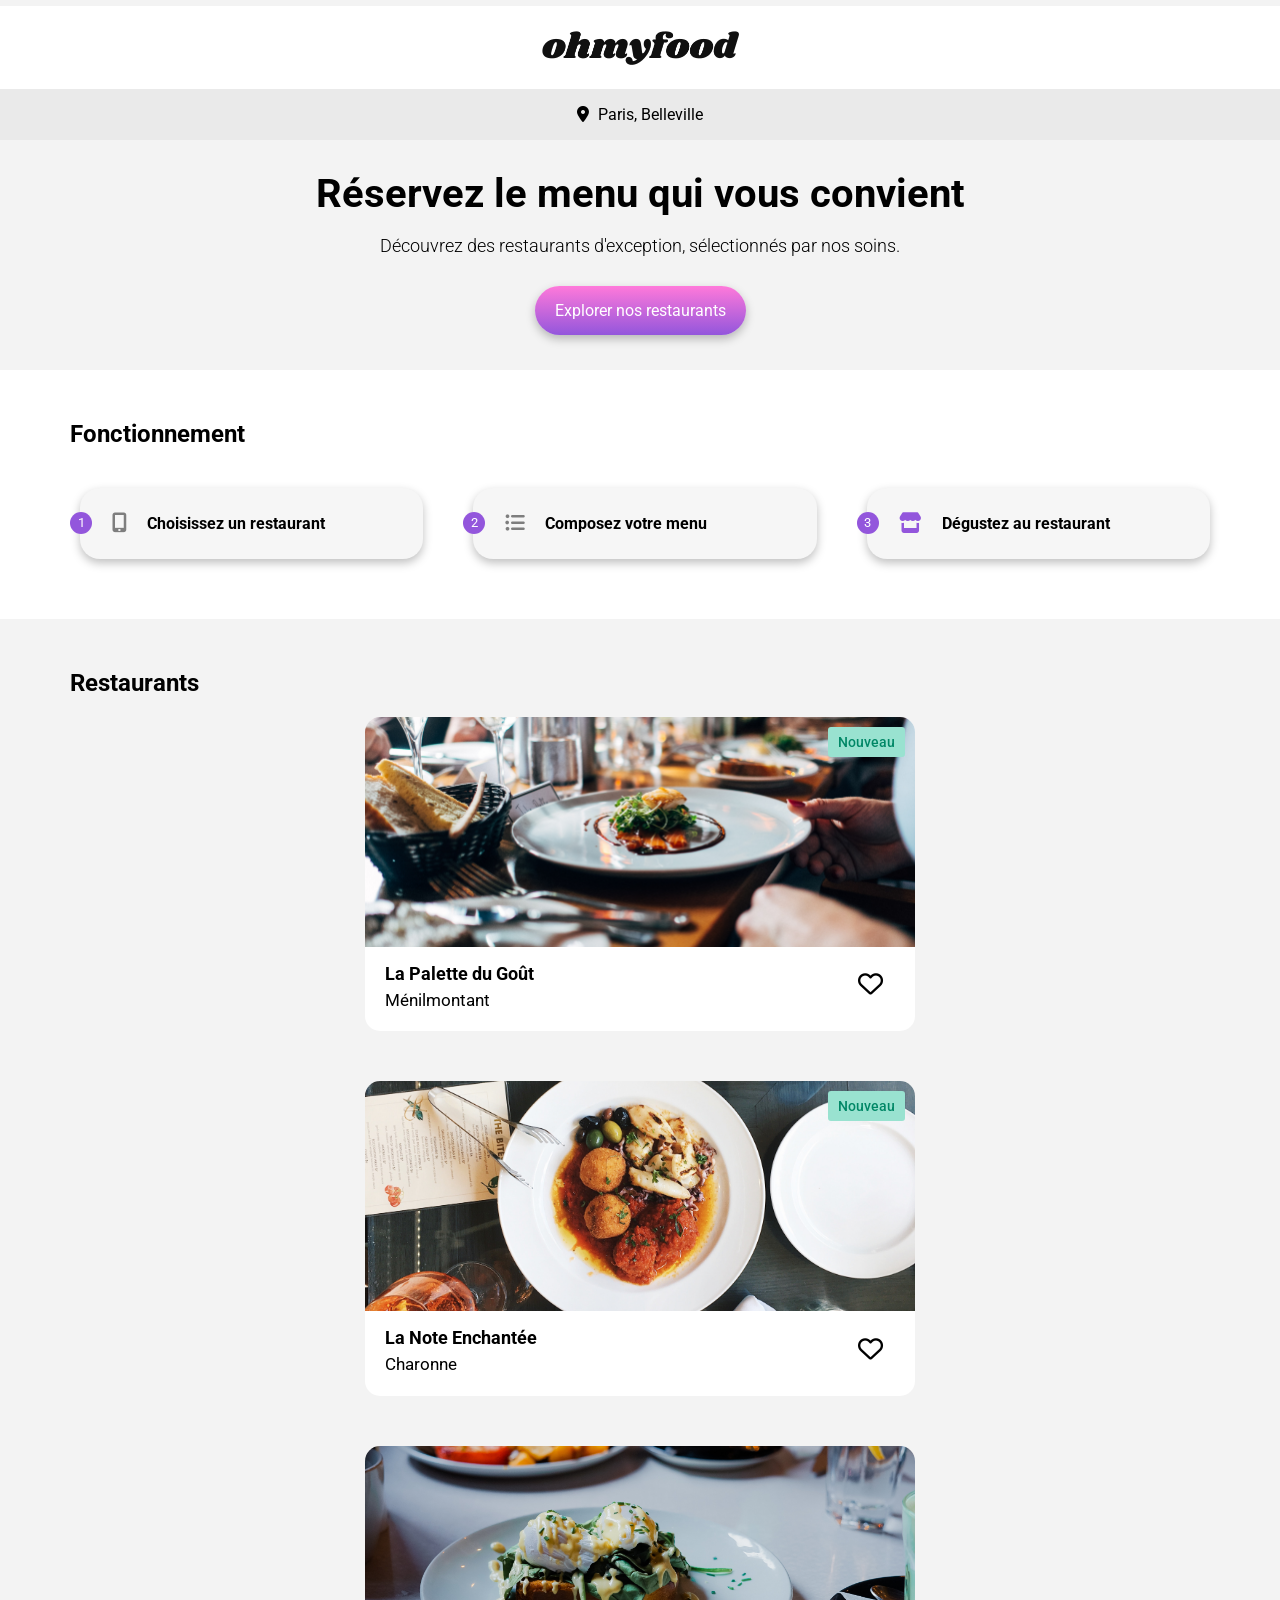
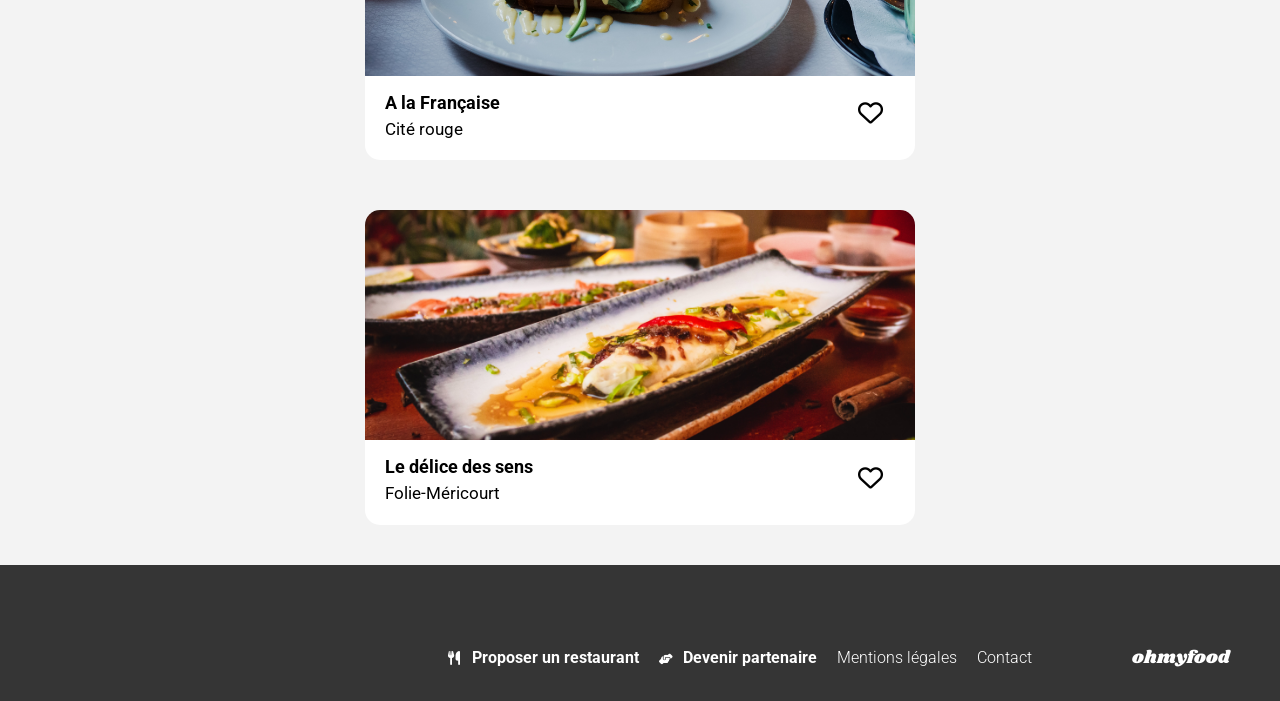
<file: index.html>
<!DOCTYPE html>
<html lang="fr">
    <head>
        <meta charset="UTF-8">
        <meta name="viewport" content="width=device-width, initial-scale=1.0">
        <title>Ohmyfood</title>
        <link rel="preconnect" href="https://fonts.googleapis.com">
        <link rel="preconnect" href="https://fonts.gstatic.com" crossorigin>
        <link href="https://fonts.googleapis.com/css2?family=Roboto:ital,wght@0,100..900;1,100..900&family=Shrikhand&display=swap" rel="stylesheet">
        <link rel="stylesheet" href="https://cdnjs.cloudflare.com/ajax/libs/font-awesome/6.2.1/css/all.min.css"
        integrity="sha512-MV7K8+y+gLIBoVD59lQIYicR65iaqukzvf/nwasF0nqhPay5w/9lJmVM2hMDcnK1OnMGCdVK+iQrJ7lzPJQd1w=="
        crossorigin="anonymous" referrerpolicy="no-referrer" />
        <link rel="stylesheet" href="SASS/style.css">
    </head>

    <body>
        <div class="loader">
            <span class="loader-content"></span>
        </div>
        <div class="main-container">
            <header>
                <div class="logo">
                    <img src="./images/logo/ohmyfood.png" alt="logo du site Ohmyfood">
                </div>
                <div class="header-location">
                    <p><i class="fa-solid fa-location-dot"></i>
                        Paris, Belleville</p>
                </div>
            </header>

            <main>
                <div class="bg-section">
                    <section class="intro">
                        <h1>Réservez le menu qui vous convient</h1>
                        <p>Découvrez des restaurants d'exception, sélectionnés par nos soins.</p>            
                        <a class="btn-hp" href="#restaurant-link">Explorer nos restaurants</a>
                    </section>
                </div>
                <div class="section-fonction-bg">
                    <section class="fonction-section">
                        <h2>Fonctionnement</h2>
                        <div class="fonction-card">
                            <div class="menu-card">
                                <span class="card-icon">1</span>
                                <i class="fa-solid fa-mobile-screen-button"></i>
                                <p><strong>Choisissez un restaurant</strong></p>
                            </div>
                            <div class="menu-card">
                                <span class="card-icon">2</span>
                                <i class="fa-solid fa-list-ul"></i>
                                <p><strong>Composez votre menu</strong></p>
                            </div>
                            <div class="menu-card">
                                <span class="card-icon">3</span>
                                <i class="fa-solid fa-store"></i>
                                <p><strong>Dégustez au restaurant</strong></p>
                            </div>
                        </div>
                    </section>
                </div>
        
                <section class="restaurant-list">
                    <h2 id="restaurant-link">Restaurants</h2>
                    <div class="restaurant-container">                   
                        <div class="restaurant-card">
                            <a href="./restaurants/palette_du_gout.html">
                                <img src="./images/restaurants/palette_du_gout.jpg" alt="Image du restaurant la Palette du Goût">
                                <span class="new-icon">Nouveau</span>
                                <div class="restaurant-title">
                                    <h3>La Palette du Goût</h3>
                                    <p>Ménilmontant</p>
                                </div>                     
                            </a>
                            <label for="like-palette" class="like-button">
                                <input type="checkbox" id="like-palette" class="like-checkbox"
                                aria-label="Ajouter le restaurant aux favoris">
                                <i class="unchecked-heart fa-regular fa-heart"></i>
                                <i class="checked-heart fa-solid fa-heart"></i>
                            </label>
                        </div>                    
                        <div class="restaurant-card">
                            <a href="./restaurants/note_enchantee.html">
                                <img class="note-enchantee" src="./images/restaurants/note_enchante.jpg" alt="Image du restaurant la note enchantée">
                                <span class="new-icon">Nouveau</span>
                                <div class="restaurant-title">
                                    <h3>La Note Enchantée</h3>
                                    <p>Charonne</p>
                                </div>                     
                            </a>
                            <label for="like-note" class="like-button">
                                <input type="checkbox" id="like-note" class="like-checkbox"
                                aria-label="Ajouter le restaurant aux favoris">
                                <i class="unchecked-heart fa-regular fa-heart"></i>
                                <i class="checked-heart fa-solid fa-heart"></i>
                            </label>
                        </div>                    
                        <div class="restaurant-card">
                            <a href="./restaurants/a_la_francaise.html">
                                <img src="./images/restaurants/a_la_francaise.jpg" alt="Image du restaurant A la Française">
                                <div class="restaurant-title">
                                    <h3>A la Française</h3>
                                    <p>Cité rouge</p>
                                </div>
                            </a>
                            <label for="like-francaise" class="like-button">
                                <input type="checkbox" id="like-francaise" class="like-checkbox"
                                aria-label="Ajouter le restaurant aux favoris">
                                <i class="unchecked-heart fa-regular fa-heart"></i>
                                <i class="checked-heart fa-solid fa-heart"></i>
                            </label>
                        </div>             
                        <div class="restaurant-card">
                            <a class="restaurant-card__link" href="./restaurants/delice_des_sens.html">
                                <img src="./images/restaurants/delice_des_sens.jpg"
                                alt="Image du restaurant le Délice des Sens">
                                <div class="restaurant-title">
                                    <h3>Le délice des sens</h3>
                                    <p>Folie-Méricourt</p>
                                </div>
                            </a>
                            <label for="like-delice" class="like-button">
                                <input type="checkbox" id="like-delice" class="like-checkbox"
                                aria-label="Ajouter le restaurant aux favoris">
                                <i class="unchecked-heart fa-regular fa-heart"></i>
                                <i class="checked-heart fa-solid fa-heart"></i>
                            </label>
                        </div>
                    </div>                    
                </section>
            </main>

            <footer>
                <h3>ohmyfood</h3>
                <ul>
                    <li><a href="#"><i class="fa-solid fa-utensils"></i><strong>Proposer un restaurant</strong></a></li>
                    <li><a href="#"><i class="fa-solid fa-handshake-angle"></i><strong>Devenir partenaire</strong></a></li>
                    <li><a href="#">Mentions légales</a></li>
                    <li><a href="mailto:ohmyfood@mail.fr">Contact</a></li>
                </ul>
            </footer>
        </div>    
    </body>
</html>
</file>
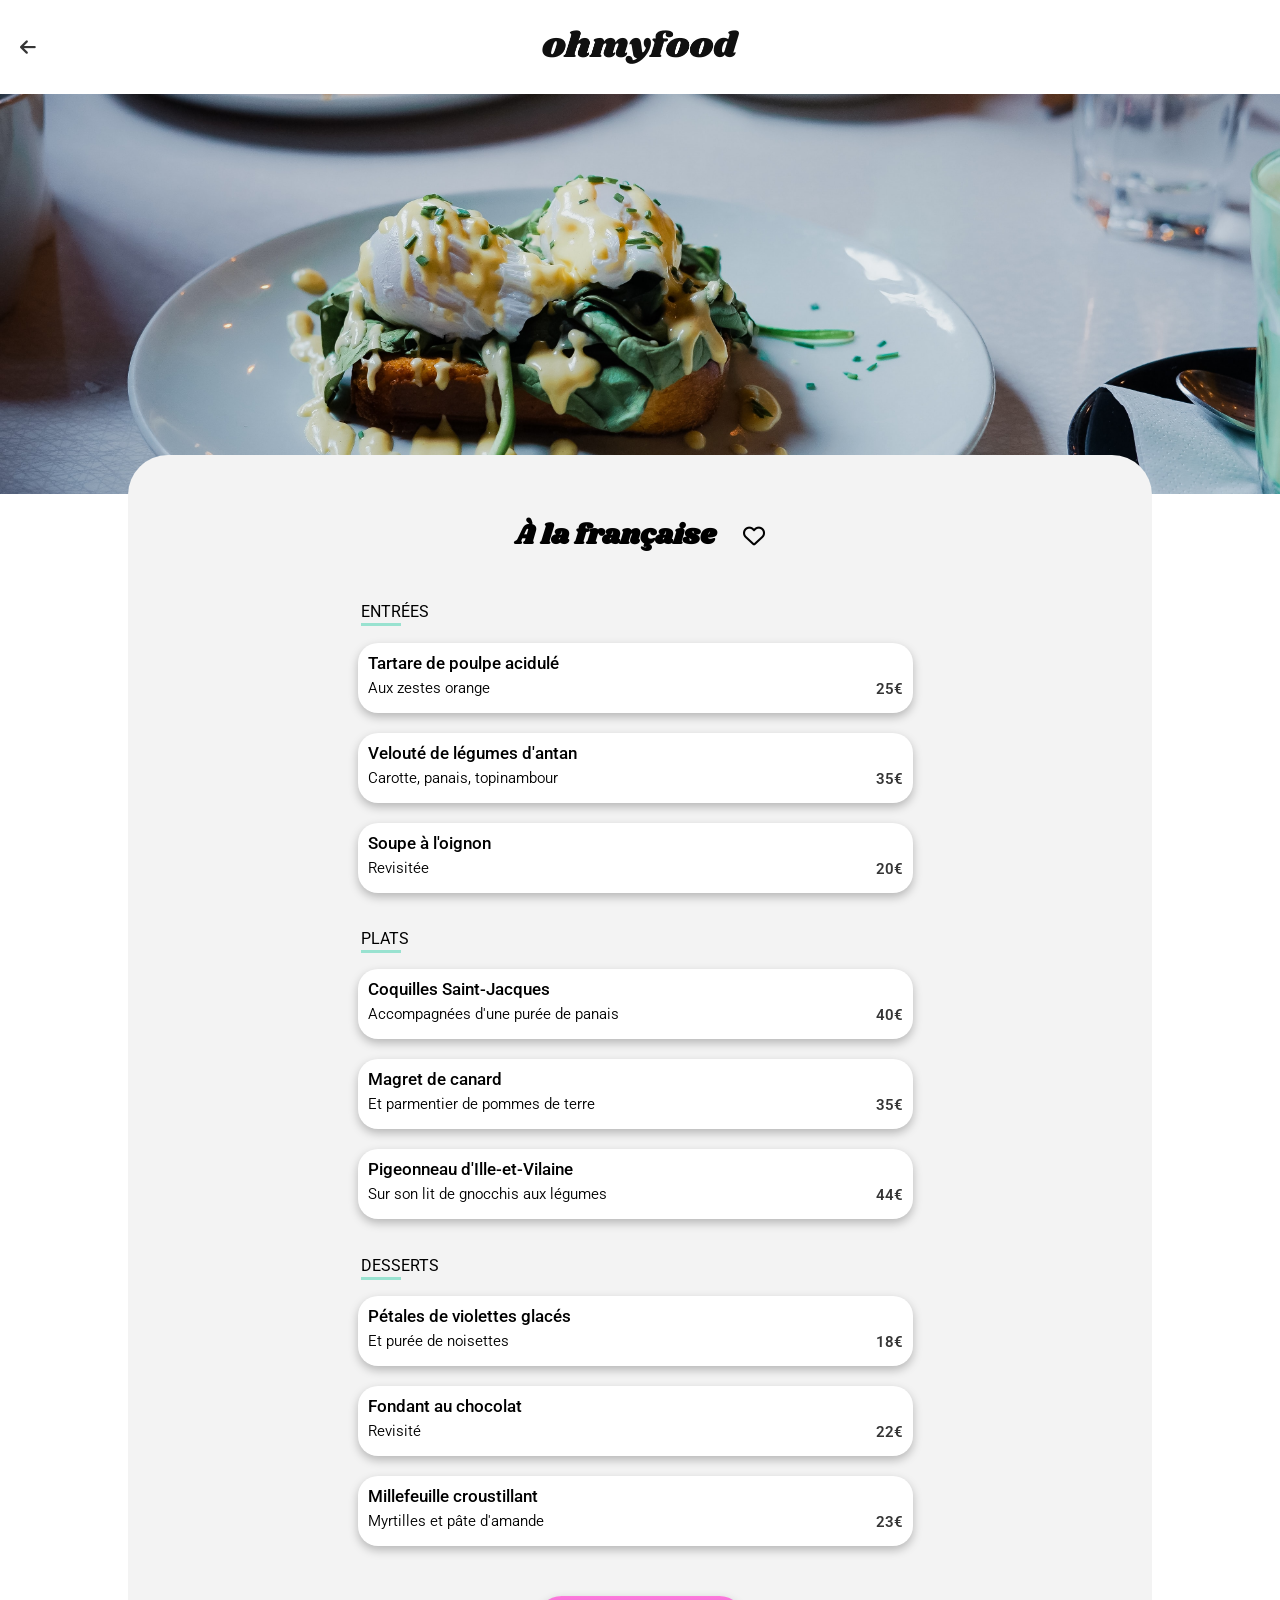
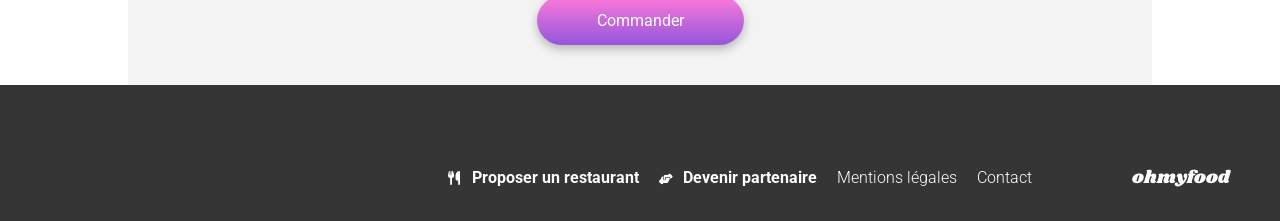
<file: restaurants/a_la_francaise.html>
<!DOCTYPE html>
<html lang="fr">
    <head>
        <meta charset="UTF-8">
        <meta name="viewport" content="width=device-width, initial-scale=1.0">
        <title>Ohmyfood - La Palette du Goût</title>
        <link rel="preconnect" href="https://fonts.googleapis.com">
        <link rel="preconnect" href="https://fonts.gstatic.com" crossorigin>
        <link href="https://fonts.googleapis.com/css2?family=Roboto:ital,wght@0,100..900;1,100..900&family=Shrikhand&display=swap" rel="stylesheet">
        <link rel="stylesheet" href="https://cdnjs.cloudflare.com/ajax/libs/font-awesome/6.2.1/css/all.min.css"
        integrity="sha512-MV7K8+y+gLIBoVD59lQIYicR65iaqukzvf/nwasF0nqhPay5w/9lJmVM2hMDcnK1OnMGCdVK+iQrJ7lzPJQd1w=="
        crossorigin="anonymous" referrerpolicy="no-referrer" />
        <link rel="stylesheet" href="../SASS/style.css">
    </head>
    <body>
        <header class="mp-header">
            <nav>
                <a class="back-button" href="../index.html">
                    <i class="fa-solid fa-arrow-left"></i></a>
            </nav>
            <img src="../images/logo/ohmyfood.png" alt="logo du site Ohmyfood">
        </header>

        <main>
            <div class="bg-menu">
                <img src="../images/restaurants/a_la_francaise.jpg" alt="Image du restaurant À la française">
            </div>
            <section class="menu-section">
                <div class="restaurant-name">
                    <h1>À la française</h1>
                    <label for="like-francaise" class="like-button  like-francaise">
                        <input type="checkbox" id="like-francaise" class="like-checkbox"
                        aria-label="Ajouter À la française aux favoris">
                        <i class="unchecked-heart fa-regular fa-heart"></i>
                        <i class="checked-heart fa-solid fa-heart"></i>
                    </label>
                </div>
                <div class="menu-group">
                    <div class="menu-animation-1">
                        <h2 class="menu-title">ENTRÉES</h2>
                        <div class="menu-card">
                            <label for="menu-card-1" class="menu-card-btn">
                                <input type="checkbox" id="menu-card-1" class="menu-checkbox" aria-label="Plat sélectionné">
                                <span class="menu-card-text">
                                    <span class="dish-name">Tartare de poulpe acidulé</span>
                                    <span class="dish-description">Aux zestes orange</span>
                                </span>
                                <span class="menu-price"><span class="price">25€</span>
                                    <i class="fa-solid fa-circle-check"></i>
                                </span>

                            </label>
                        </div>
                        <div class="menu-card">
                            <label for="menu-card-2" class="menu-card-btn">
                                <input type="checkbox" id="menu-card-2" class="menu-checkbox" aria-label="Plat sélectionné">
                                <span class="menu-card-text">
                                    <span class="dish-name">Velouté de légumes d'antan</span>
                                    <span class="dish-description">Carotte, panais, topinambour</span>
                                </span>
                                <span class="menu-price"><span class="price">35€</span>
                                    <i class="fa-solid fa-circle-check"></i>
                                </span>

                            </label>
                        </div>
                        <div class="menu-card">
                            <label for="menu-card-3" class="menu-card-btn">
                                <input type="checkbox" id="menu-card-3" class="menu-checkbox" aria-label="Plat sélectionné">
                                <span class="menu-card-text">
                                    <span class="dish-name">Soupe à l'oignon</span>
                                    <span class="dish-description">Revisitée</span>
                                </span>
                                <span class="menu-price"><span class="price">20€</span>
                                    <i class="fa-solid fa-circle-check"></i>
                                </span>

                            </label>
                        </div>
                    </div>
                </div>
                <div class="menu-group">
                    <div class="menu-animation-2">
                        <h2 class="menu-title">PLATS</h2>
                        <div class="menu-card">
                            <label for="menu-card-4" class="menu-card-btn">
                                <input type="checkbox" id="menu-card-4" class="menu-checkbox" aria-label="Plat sélectionné">
                                <span class="menu-card-text">
                                    <span class="dish-name">Coquilles Saint-Jacques</span>
                                    <span class="dish-description">Accompagnées d'une purée de panais</span>
                                </span>
                                <span class="menu-price"><span class="price">40€</span>
                                    <i class="fa-solid fa-circle-check"></i>
                                </span>

                            </label>
                        </div>
                        <div class="menu-card">
                            <label for="menu-card-5" class="menu-card-btn">
                                <input type="checkbox" id="menu-card-5" class="menu-checkbox" aria-label="Plat sélectionné">
                                <span class="menu-card-text">
                                    <span class="dish-name">Magret de canard</span>
                                    <span class="dish-description">Et parmentier de pommes de terre</span>
                                </span>
                                <span class="menu-price"><span class="price">35€</span>
                                    <i class="fa-solid fa-circle-check"></i>
                                </span>

                            </label>
                        </div>
                        <div class="menu-card">
                            <label for="menu-card-6" class="menu-card-btn">
                                <input type="checkbox" id="menu-card-6" class="menu-checkbox" aria-label="Plat sélectionné">
                                <span class="menu-card-text">
                                    <span class="dish-name">Pigeonneau d'Ille-et-Vilaine</span>
                                    <span class="dish-description">Sur son lit de gnocchis aux légumes</span>
                                </span>
                                <span class="menu-price"><span class="price">44€</span>
                                    <i class="fa-solid fa-circle-check"></i>
                                </span>

                            </label>
                        </div>
                    </div>
                </div>
                <div class="menu-group">
                    <div class="menu-animation-3">
                        <h2 class="menu-title">DESSERTS</h2>
                        <div class="menu-card">
                            <label for="menu-card-7" class="menu-card-btn">
                                <input type="checkbox" id="menu-card-7" class="menu-checkbox" aria-label="Plat sélectionné">
                                <span class="menu-card-text">
                                    <span class="dish-name">Pétales de violettes glacés</span>
                                    <span class="dish-description">Et purée de noisettes</span>
                                </span>
                                <span class="menu-price"><span class="price">18€</span>
                                    <i class="fa-solid fa-circle-check"></i>
                                </span>

                            </label>
                        </div>
                        <div class="menu-card">
                            <label for="menu-card-8" class="menu-card-btn">
                                <input type="checkbox" id="menu-card-8" class="menu-checkbox" aria-label="Plat sélectionné">
                                <span class="menu-card-text">
                                    <span class="dish-name">Fondant au chocolat</span>
                                    <span class="dish-description">Revisité</span>
                                </span>
                                <span class="menu-price"><span class="price">22€</span>
                                    <i class="fa-solid fa-circle-check"></i>
                                </span>

                            </label>
                        </div>
                        <div class="menu-card">
                            <label for="menu-card-9" class="menu-card-btn">
                                <input type="checkbox" id="menu-card-9" class="menu-checkbox" aria-label="Plat sélectionné">
                                <span class="menu-card-text">
                                    <span class="dish-name">Millefeuille croustillant</span>
                                    <span class="dish-description">Myrtilles et pâte d'amande</span>
                                </span>
                                <span class="menu-price"><span class="price">23€</span>
                                    <i class="fa-solid fa-circle-check"></i>
                                </span>

                            </label>
                        </div>
                    </div>
                </div>
                <button class="btn">Commander</button>
            </section>
        </main>

        <footer>
            <h3>ohmyfood</h3>
            <ul>
                <li><a href="#"><i class="fa-solid fa-utensils"></i><strong>Proposer un restaurant</strong></a></li>
                <li><a href="#"><i class="fa-solid fa-handshake-angle"></i><strong>Devenir partenaire</strong></a></li>
                <li><a href="#">Mentions légales</a></li>
                <li><a href="mailto:ohmyfood@mail.fr">Contact</a></li>
            </ul>
        </footer>
    </body>
</html>
</file>
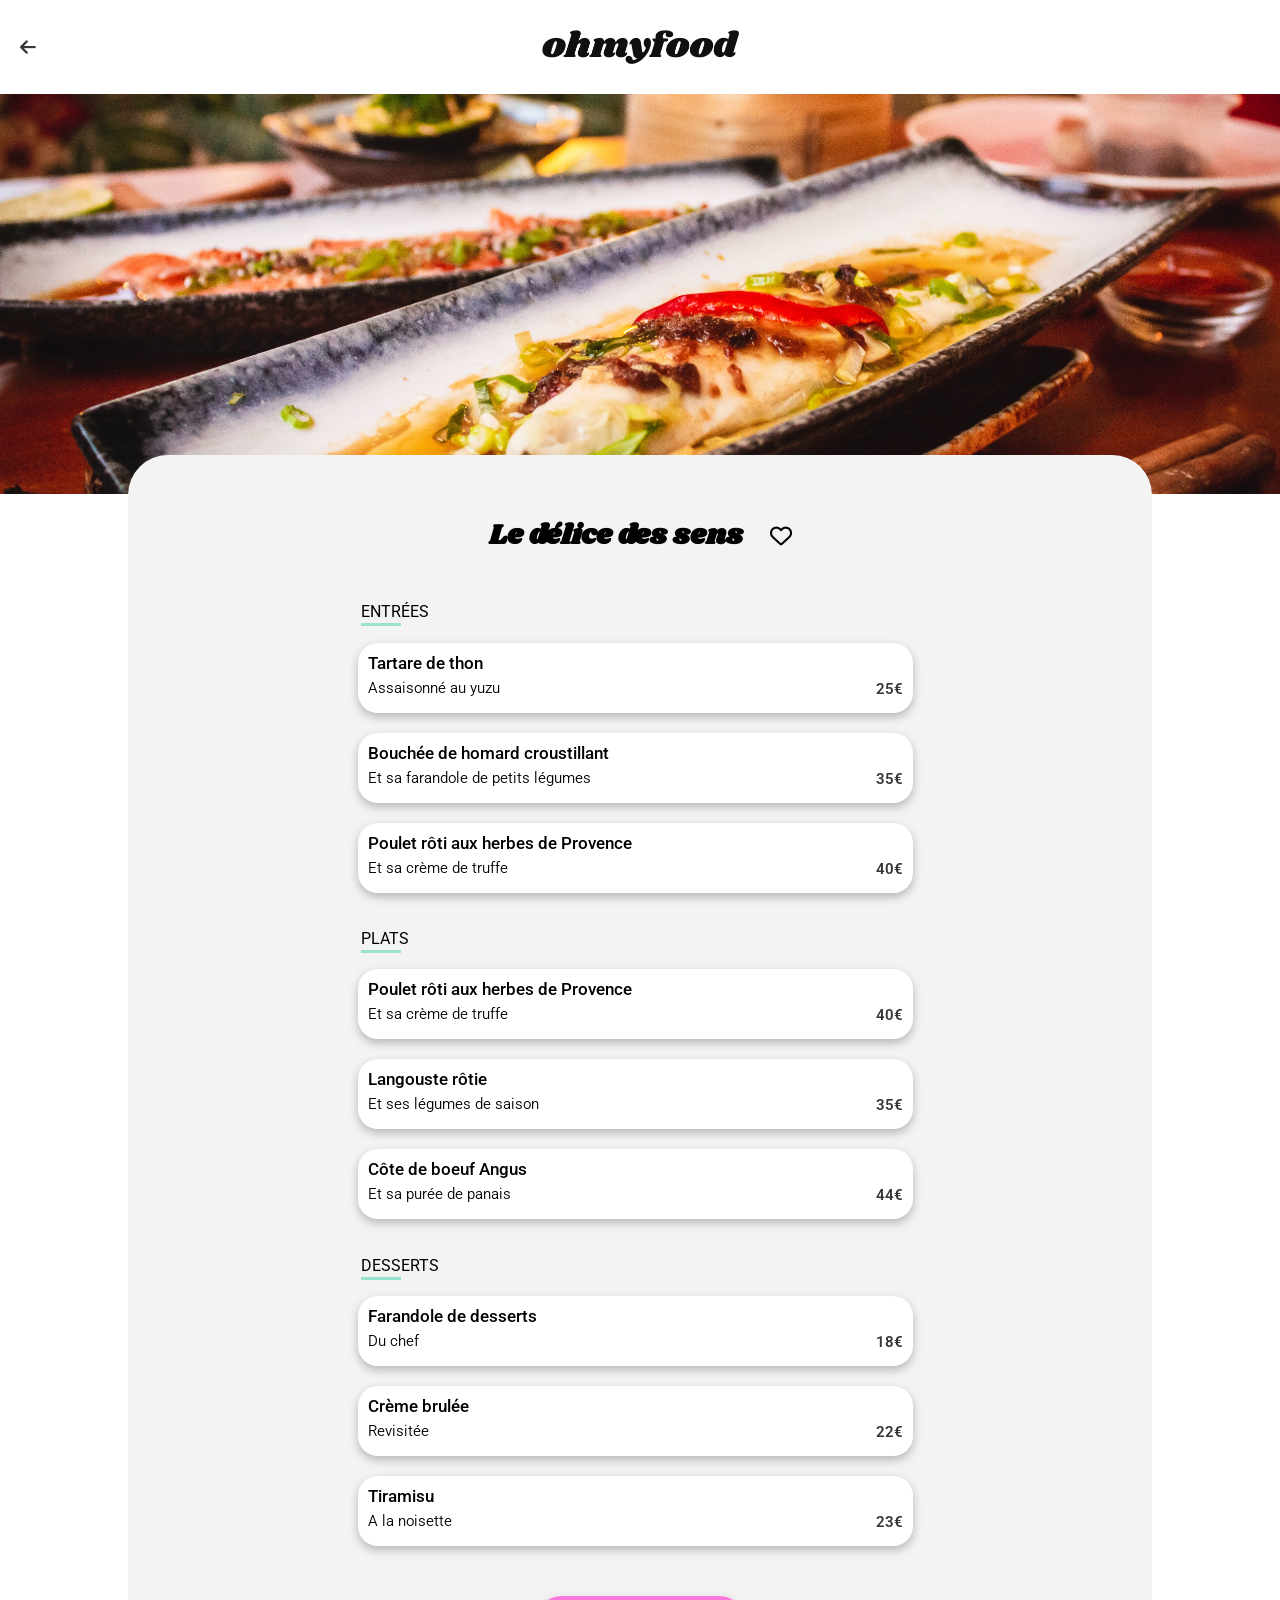
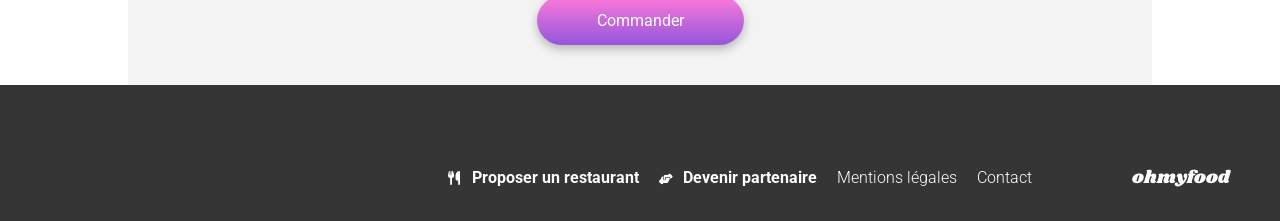
<file: restaurants/delice_des_sens.html>
<!DOCTYPE html>
<html lang="fr">
    <head>
        <meta charset="UTF-8">
        <meta name="viewport" content="width=device-width, initial-scale=1.0">
        <title>Ohmyfood - La Palette du Goût</title>
        <link rel="preconnect" href="https://fonts.googleapis.com">
        <link rel="preconnect" href="https://fonts.gstatic.com" crossorigin>
        <link href="https://fonts.googleapis.com/css2?family=Roboto:ital,wght@0,100..900;1,100..900&family=Shrikhand&display=swap" rel="stylesheet">
        <link rel="stylesheet" href="https://cdnjs.cloudflare.com/ajax/libs/font-awesome/6.2.1/css/all.min.css"
        integrity="sha512-MV7K8+y+gLIBoVD59lQIYicR65iaqukzvf/nwasF0nqhPay5w/9lJmVM2hMDcnK1OnMGCdVK+iQrJ7lzPJQd1w=="
        crossorigin="anonymous" referrerpolicy="no-referrer" />
        <link rel="stylesheet" href="../SASS/style.css">
    </head>
    <body>
        <header class="mp-header">
            <a class="back-button" href="../index.html">
                <i class="fa-solid fa-arrow-left"></i>
            </a>
            <img src="../images/logo/ohmyfood.png" alt="logo du site Ohmyfood">
        </header>

        <main>
            <div class="bg-menu">
                <img src="../images/restaurants/delice_des_sens.jpg" alt="Image du restaurant le Délice des Sens">
            </div>
            <section class="menu-section">
                <div class="restaurant-name">
                    <h1>Le délice des sens</h1>
                    <label for="like-delice" class="like-button">
                        <input type="checkbox" id="like-delice" class="like-checkbox"
                        aria-label="Ajouter Le délice des sens aux favoris">
                        <i class="unchecked-heart fa-regular fa-heart"></i>
                        <i class="checked-heart fa-solid fa-heart"></i>
                    </label>
                </div>
                <div class="menu-group">
                    <div class="menu-animation-1">
                        <h2 class="menu-title">ENTRÉES</h2>
                        <div class="menu-card">
                            <label for="menu-card-1" class="menu-card-btn">
                                <input type="checkbox" id="menu-card-1" class="menu-checkbox" aria-label="Plat sélectionné">
                                <span class="menu-card-text">
                                    <span class="dish-name">Tartare de thon</span>
                                    <span class="dish-description">Assaisonné au yuzu</span>
                                </span>
                                <span class="menu-price"><span class="price">25€</span>
                                    <i class="fa-solid fa-circle-check"></i>
                                </span>

                            </label>
                        </div>
                        <div class="menu-card">
                            <label for="menu-card-2" class="menu-card-btn">
                                <input type="checkbox" id="menu-card-2" class="menu-checkbox" aria-label="Plat sélectionné">
                                <span class="menu-card-text">
                                    <span class="dish-name">Bouchée de homard croustillant</span>
                                    <span class="dish-description">Et sa farandole de petits légumes</span>
                                </span>
                                <span class="menu-price"><span class="price">35€</span>
                                    <i class="fa-solid fa-circle-check"></i>
                                </span>

                            </label>
                        </div>
                        <div class="menu-card">
                            <label for="menu-card-3" class="menu-card-btn">
                                <input type="checkbox" id="menu-card-3" class="menu-checkbox" aria-label="Plat sélectionné">
                                <span class="menu-card-text">
                                    <span class="dish-name">Poulet rôti aux herbes de Provence</span>
                                    <span class="dish-description">Et sa crème de truffe</span>
                                </span>
                                <span class="menu-price"><span class="price">40€</span>
                                    <i class="fa-solid fa-circle-check"></i>
                                </span>

                            </label>
                        </div>
                    </div>
                </div>
                <div class="menu-group">
                    <div class="menu-animation-2">
                        <h2 class="menu-title">PLATS</h2>
                        <div class="menu-card">
                            <label for="menu-card-4" class="menu-card-btn">
                                <input type="checkbox" id="menu-card-4" class="menu-checkbox" aria-label="Plat sélectionné">
                                <span class="menu-card-text">
                                    <span class="dish-name">Poulet rôti aux herbes de Provence</span>
                                    <span class="dish-description">Et sa crème de truffe</span>
                                </span>
                                <span class="menu-price"><span class="price">40€</span>
                                    <i class="fa-solid fa-circle-check"></i>
                                </span>

                            </label>
                        </div>
                        <div class="menu-card">
                            <label for="menu-card-5" class="menu-card-btn">
                                <input type="checkbox" id="menu-card-5" class="menu-checkbox" aria-label="Plat sélectionné">
                                <span class="menu-card-text">
                                    <span class="dish-name">Langouste rôtie</span>
                                    <span class="dish-description">Et ses légumes de saison</span>
                                </span>
                                <span class="menu-price"><span class="price">35€</span>
                                    <i class="fa-solid fa-circle-check"></i>
                                </span>

                            </label>
                        </div>
                        <div class="menu-card">
                            <label for="menu-card-6" class="menu-card-btn">
                                <input type="checkbox" id="menu-card-6" class="menu-checkbox" aria-label="Plat sélectionné">
                                <span class="menu-card-text">
                                    <span class="dish-name">Côte de boeuf Angus</span>
                                    <span class="dish-description">Et sa purée de panais</span>
                                </span>
                                <span class="menu-price"><span class="price">44€</span>
                                    <i class="fa-solid fa-circle-check"></i>
                                </span>

                            </label>
                        </div>
                    </div>
                </div>
                <div class="menu-group">
                    <div class="menu-animation-3">
                        <h2 class="menu-title">DESSERTS</h2>
                        <div class="menu-card">
                            <label for="menu-card-7" class="menu-card-btn">
                                <input type="checkbox" id="menu-card-7" class="menu-checkbox" aria-label="Plat sélectionné">
                                <span class="menu-card-text">
                                    <span class="dish-name">Farandole de desserts</span>
                                    <span class="dish-description">Du chef</span>
                                </span>
                                <span class="menu-price"><span class="price">18€</span>
                                    <i class="fa-solid fa-circle-check"></i>
                                </span>

                            </label>
                        </div>
                        <div class="menu-card">
                            <label for="menu-card-8" class="menu-card-btn">
                                <input type="checkbox" id="menu-card-8" class="menu-checkbox" aria-label="Plat sélectionné">
                                <span class="menu-card-text">
                                    <span class="dish-name">Crème brulée</span>
                                    <span class="dish-description">Revisitée</span>
                                </span>
                                <span class="menu-price"><span class="price">22€</span>
                                    <i class="fa-solid fa-circle-check"></i>
                                </span>

                            </label>
                        </div>
                        <div class="menu-card">
                            <label for="menu-card-9" class="menu-card-btn">
                                <input type="checkbox" id="menu-card-9" class="menu-checkbox" aria-label="Plat sélectionné">
                                <span class="menu-card-text">
                                    <span class="dish-name">Tiramisu</span>
                                    <span class="dish-description">A la noisette</span>
                                </span>
                                <span class="menu-price"><span class="price">23€</span>
                                    <i class="fa-solid fa-circle-check"></i>
                                </span>

                            </label>
                        </div>
                    </div>
                </div>
                <button class="btn">Commander</button>
            </section>
        </main>

        <footer>
            <h3>ohmyfood</h3>
            <ul>
                <li><a href="#"><i class="fa-solid fa-utensils"></i><strong>Proposer un restaurant</strong></a></li>
                <li><a href="#"><i class="fa-solid fa-handshake-angle"></i><strong>Devenir partenaire</strong></a></li>
                <li><a href="#">Mentions légales</a></li>
                <li><a href="mailto:ohmyfood@mail.fr">Contact</a></li>
            </ul>
        </footer>
    </body>
</html>
</file>
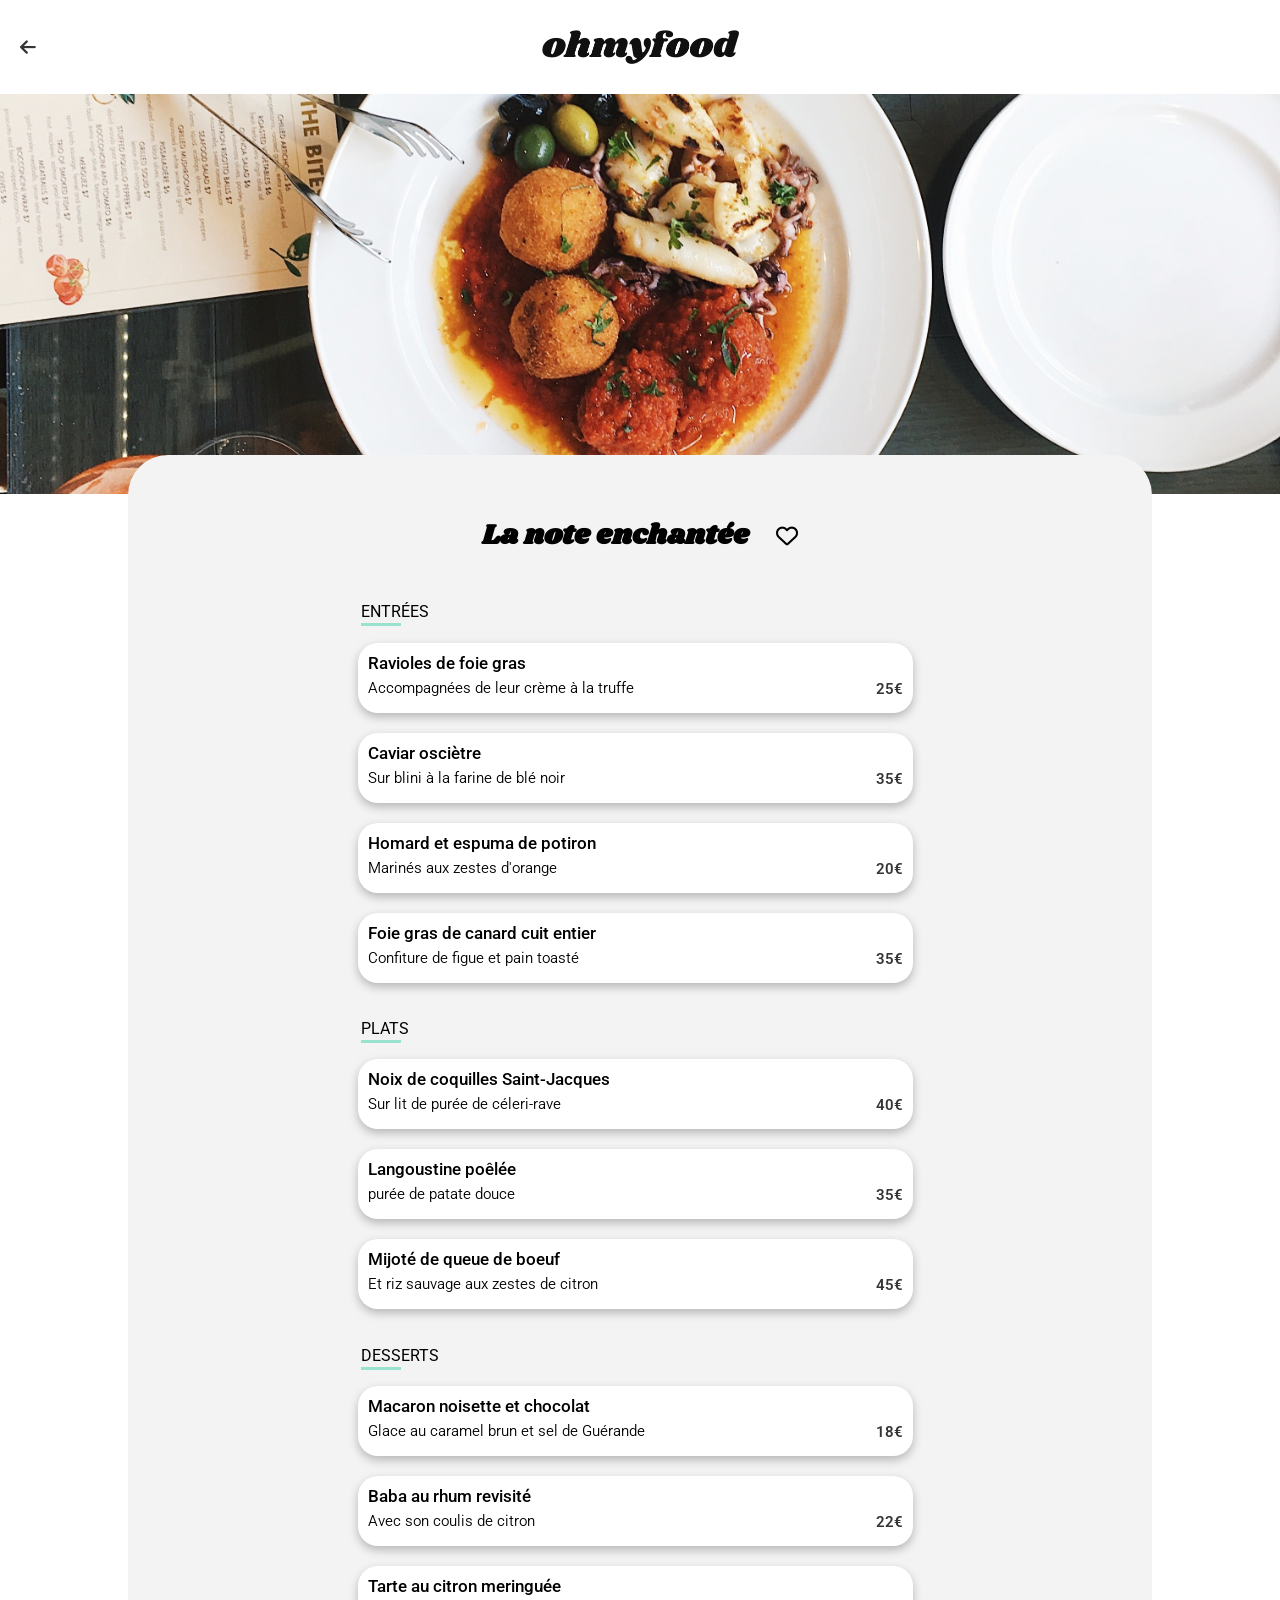
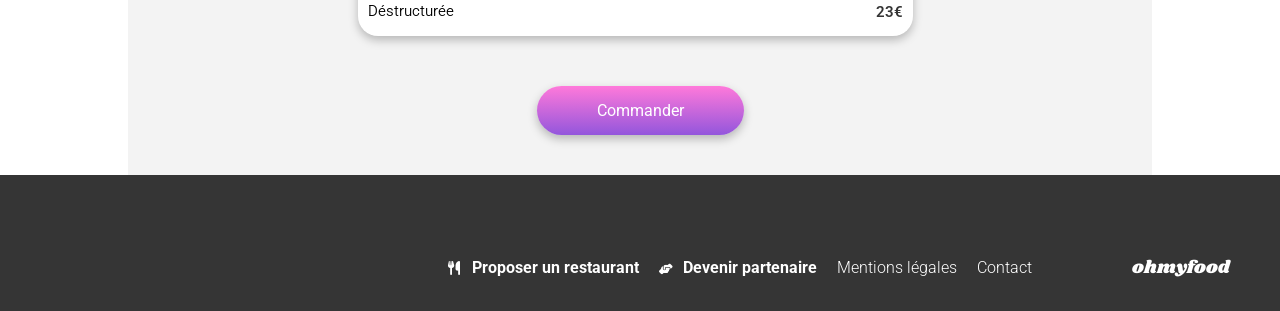
<file: restaurants/note_enchantee.html>
<!DOCTYPE html>
<html lang="fr">
    <head>
        <meta charset="UTF-8">
        <meta name="viewport" content="width=device-width, initial-scale=1.0">
        <title>Ohmyfood - La Palette du Goût</title>
        <link rel="preconnect" href="https://fonts.googleapis.com">
        <link rel="preconnect" href="https://fonts.gstatic.com" crossorigin>
        <link href="https://fonts.googleapis.com/css2?family=Roboto:ital,wght@0,100..900;1,100..900&family=Shrikhand&display=swap" rel="stylesheet">
        <link rel="stylesheet" href="https://cdnjs.cloudflare.com/ajax/libs/font-awesome/6.2.1/css/all.min.css"
        integrity="sha512-MV7K8+y+gLIBoVD59lQIYicR65iaqukzvf/nwasF0nqhPay5w/9lJmVM2hMDcnK1OnMGCdVK+iQrJ7lzPJQd1w=="
        crossorigin="anonymous" referrerpolicy="no-referrer" />
        <link rel="stylesheet" href="../SASS/style.css">
    </head>
    <body>
        <header class="mp-header">
            <a class="back-button" href="../index.html">
                <i class="fa-solid fa-arrow-left"></i>
            </a>
            <img src="../images/logo/ohmyfood.png" alt="logo du site Ohmyfood">
        </header>

        <main>
            <div class="bg-menu">
                <img src="../images/restaurants/note_enchante.jpg" alt="Image du restaurant la Note Enchantée">
            </div>
            <section class="menu-section">
                <div class="restaurant-name">
                    <h1>La note enchantée</h1>
                    <label for="like-note" class="like-button">
                        <input type="checkbox" id="like-note" class="like-checkbox"
                        aria-label="Ajouter La note enchantée aux favoris">
                        <i class="unchecked-heart fa-regular fa-heart"></i>
                        <i class="checked-heart fa-solid fa-heart"></i>
                    </label>
                </div>
                <div class="menu-group">
                    <div class="menu-animation-1">
                        <h2 class="menu-title">ENTRÉES</h2>
                        <div class="menu-card">
                            <label for="menu-card-1" class="menu-card-btn">
                                <input type="checkbox" id="menu-card-1" class="menu-checkbox" aria-label="Plat sélectionné">
                                <span class="menu-card-text">
                                    <span class="dish-name">Ravioles de foie gras</span>
                                    <span class="dish-description">Accompagnées de leur crème à la truffe</span>
                                </span>
                                <span class="menu-price"><span class="price">25€</span>
                                    <i class="fa-solid fa-circle-check"></i>
                                </span>

                            </label>
                        </div>
                        <div class="menu-card">
                            <label for="menu-card-2" class="menu-card-btn">
                                <input type="checkbox" id="menu-card-2" class="menu-checkbox" aria-label="Plat sélectionné">
                                <span class="menu-card-text">
                                    <span class="dish-name">Caviar osciètre</span>
                                    <span class="dish-description">Sur blini à la farine de blé noir</span>
                                </span>
                                <span class="menu-price"><span class="price">35€</span>
                                    <i class="fa-solid fa-circle-check"></i>
                                </span>

                            </label>
                        </div>
                        <div class="menu-card">
                            <label for="menu-card-3" class="menu-card-btn">
                                <input type="checkbox" id="menu-card-3" class="menu-checkbox" aria-label="Plat sélectionné">
                                <span class="menu-card-text">
                                    <span class="dish-name">Homard et espuma de potiron</span>
                                    <span class="dish-description">Marinés aux zestes d'orange</span>
                                </span>
                                <span class="menu-price"><span class="price">20€</span>
                                    <i class="fa-solid fa-circle-check"></i>
                                </span>

                            </label>
                        </div>
                        <div class="menu-card">
                            <label for="menu-card-4" class="menu-card-btn">
                                <input type="checkbox" id="menu-card-4" class="menu-checkbox" aria-label="Plat sélectionné">
                                <span class="menu-card-text">
                                    <span class="dish-name">Foie gras de canard cuit entier</span>
                                    <span class="dish-description">Confiture de figue et pain toasté</span>
                                </span>
                                <span class="menu-price"><span class="price">35€</span>
                                    <i class="fa-solid fa-circle-check"></i>
                                </span>

                            </label>
                        </div>
                    </div>
                </div>
                <div class="menu-group">
                    <div class="menu-animation-2">
                        <h2 class="menu-title">PLATS</h2>
                        <div class="menu-card">
                            <label for="menu-card-5" class="menu-card-btn">
                                <input type="checkbox" id="menu-card-5" class="menu-checkbox" aria-label="Plat sélectionné">
                                <span class="menu-card-text">
                                    <span class="dish-name">Noix de coquilles Saint-Jacques</span>
                                    <span class="dish-description">Sur lit de purée de céleri-rave</span>
                                </span>
                                <span class="menu-price"><span class="price">40€</span>
                                    <i class="fa-solid fa-circle-check"></i>
                                </span>

                            </label>
                        </div>
                        <div class="menu-card">
                            <label for="menu-card-6" class="menu-card-btn">
                                <input type="checkbox" id="menu-card-6" class="menu-checkbox" aria-label="Plat sélectionné">
                                <span class="menu-card-text">
                                    <span class="dish-name">Langoustine poêlée</span>
                                    <span class="dish-description">purée de patate douce</span>
                                </span>
                                <span class="menu-price"><span class="price">35€</span>
                                    <i class="fa-solid fa-circle-check"></i>
                                </span>

                            </label>
                        </div>
                        <div class="menu-card">
                            <label for="menu-card-7" class="menu-card-btn">
                                <input type="checkbox" id="menu-card-7" class="menu-checkbox" aria-label="Plat sélectionné">
                                <span class="menu-card-text">
                                    <span class="dish-name">Mijoté de queue de boeuf</span>
                                    <span class="dish-description">Et riz sauvage aux zestes de citron</span>
                                </span>
                                <span class="menu-price"><span class="price">45€</span>
                                    <i class="fa-solid fa-circle-check"></i>
                                </span>

                            </label>
                        </div>
                    </div>
                </div>
                <div class="menu-group">
                    <div class="menu-animation-3">
                        <h2 class="menu-title">DESSERTS</h2>
                        <div class="menu-card">
                            <label for="menu-card-8" class="menu-card-btn">
                                <input type="checkbox" id="menu-card-8" class="menu-checkbox" aria-label="Plat sélectionné">
                                <span class="menu-card-text">
                                    <span class="dish-name">Macaron noisette et chocolat</span>
                                    <span class="dish-description">Glace au caramel brun et sel de Guérande</span>
                                </span>
                                <span class="menu-price"><span class="price">18€</span>
                                    <i class="fa-solid fa-circle-check"></i>
                                </span>

                            </label>
                        </div>
                        <div class="menu-card">
                            <label for="menu-card-9" class="menu-card-btn">
                                <input type="checkbox" id="menu-card-9" class="menu-checkbox" aria-label="Plat sélectionné">
                                <span class="menu-card-text">
                                    <span class="dish-name">Baba au rhum revisité</span>
                                    <span class="dish-description">Avec son coulis de citron</span>
                                </span>
                                <span class="menu-price"><span class="price">22€</span>
                                    <i class="fa-solid fa-circle-check"></i>
                                </span>

                            </label>
                        </div>
                        <div class="menu-card">
                            <label for="menu-card-10" class="menu-card-btn">
                                <input type="checkbox" id="menu-card-10" class="menu-checkbox" aria-label="Plat sélectionné">
                                <span class="menu-card-text">
                                    <span class="dish-name">Tarte au citron meringuée</span>
                                    <span class="dish-description">Déstructurée</span>
                                </span>
                                <span class="menu-price"><span class="price">23€</span>
                                    <i class="fa-solid fa-circle-check"></i>
                                </span>

                            </label>
                        </div>
                    </div>
                </div>
                <button class="btn">Commander</button>
            </section>
        </main>

        <footer>        
            <h3>ohmyfood</h3>
            <ul>
                <li><a href="#"><i class="fa-solid fa-utensils"></i><strong>Proposer un restaurant</strong></a></li>
                <li><a href="#"><i class="fa-solid fa-handshake-angle"></i><strong>Devenir partenaire</strong></a></li>
                <li><a href="#">Mentions légales</a></li>
                <li><a href="mailto:ohmyfood@mail.fr">Contact</a></li>
            </ul>        
        </footer>
    </body>
</html>
</file>
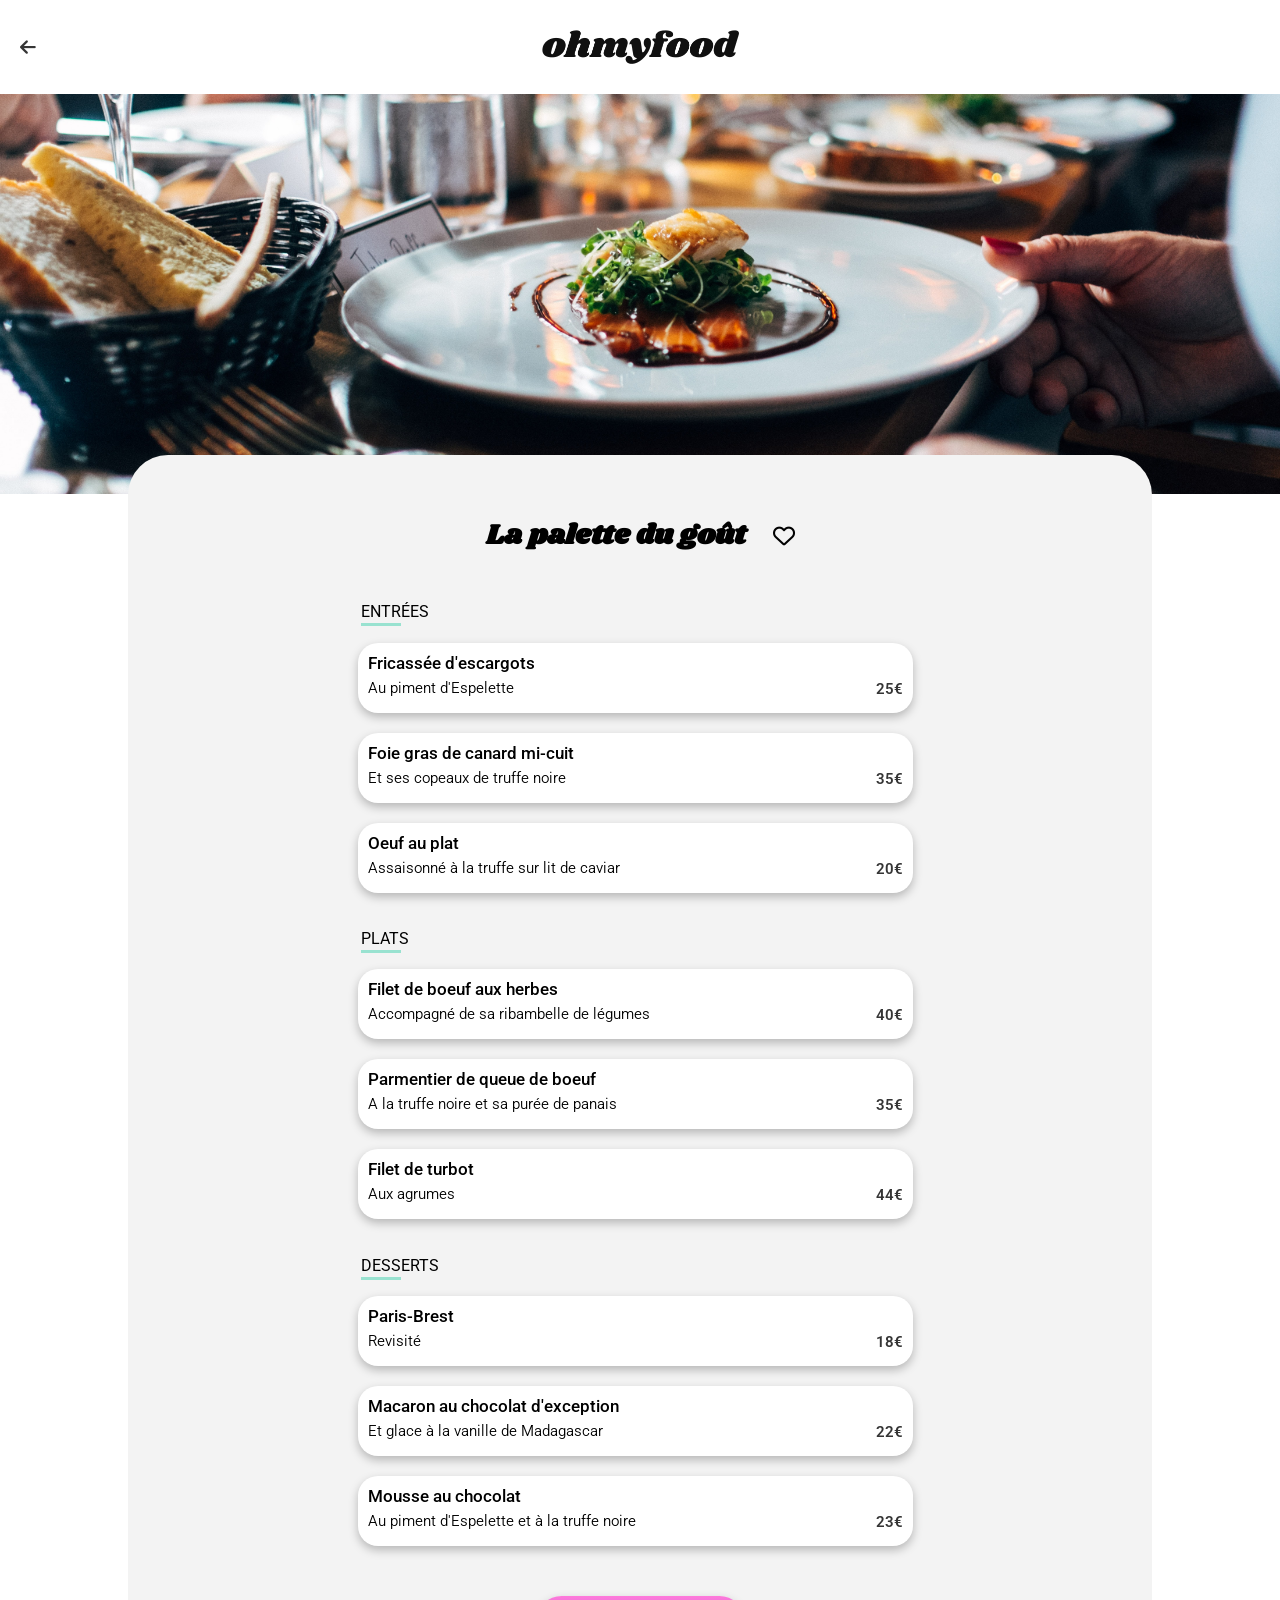
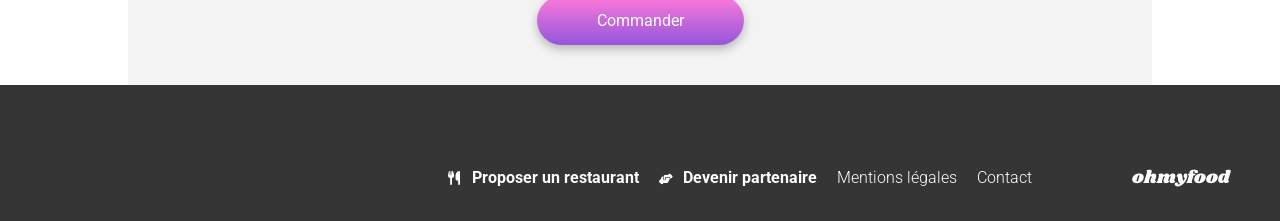
<file: restaurants/palette_du_gout.html>
<!DOCTYPE html>
<html lang="fr">
    <head>
        <meta charset="UTF-8">
        <meta name="viewport" content="width=device-width, initial-scale=1.0">
        <title>Ohmyfood - La Palette du Goût</title>
        <link rel="preconnect" href="https://fonts.googleapis.com">
        <link rel="preconnect" href="https://fonts.gstatic.com" crossorigin>
        <link href="https://fonts.googleapis.com/css2?family=Roboto:ital,wght@0,100..900;1,100..900&family=Shrikhand&display=swap" rel="stylesheet">
        <link rel="stylesheet" href="https://cdnjs.cloudflare.com/ajax/libs/font-awesome/6.2.1/css/all.min.css"
        integrity="sha512-MV7K8+y+gLIBoVD59lQIYicR65iaqukzvf/nwasF0nqhPay5w/9lJmVM2hMDcnK1OnMGCdVK+iQrJ7lzPJQd1w=="
        crossorigin="anonymous" referrerpolicy="no-referrer" />
        <link rel="stylesheet" href="../SASS/style.css">
    </head>
    <body>
        <header class="mp-header">
            <nav>
                <a class="back-button" href="../index.html">
                    <i class="fa-solid fa-arrow-left"></i>
                </a>
            </nav>
            <img src="../images/logo/ohmyfood.png" alt="logo du site Ohmyfood">
        </header>

        <main>
            <div class="bg-menu">
                <img src="../images/restaurants/palette_du_gout.jpg" alt="Image du restaurant la Palette du Goût">
            </div>
            <section class="menu-section">
                <div class="restaurant-name">                
                    <h1>La palette du goût</h1>
                    <label for="like-palette" class="like-button">
                        <input type="checkbox" id="like-palette" class="like-checkbox"
                        aria-label="Ajouter le restaurant aux favoris">
                        <i class="unchecked-heart fa-regular fa-heart"></i>
                        <i class="checked-heart fa-solid fa-heart"></i>
                    </label>
                </div>
                <div class="menu-group">
                    <div class="menu-animation-1">
                        <h2>ENTRÉES</h2>
                        <div class="menu-card">
                            <label for="menu-card-1" class="menu-card-btn">
                                <span class="menu-card-text">
                                    <input type="checkbox" id="menu-card-1" class="menu-checkbox"
                                    aria-label="plat sélectionné">
                                    <span class="dish-name">Fricassée d'escargots</span>
                                    <span class="dish-description">Au piment d'Espelette</span>
                                </span>
                                <span class="menu-price">
                                    <span class="price">25€</span>
                                    <i class="fa-solid fa-circle-check"></i>                            
                                </span>
                            </label>
                        </div>                            
                        <div class="menu-card">
                            <label for="menu-card-2" class="menu-card-btn">
                                <input type="checkbox" id="menu-card-2" class="menu-checkbox" aria-label="Plat sélectionné">
                                <span class="menu-card-text">
                                    <span class="dish-name">Foie gras de canard mi-cuit</span>
                                    <span class="dish-description">Et ses copeaux de truffe noire</span>
                                </span>
                                <span class="menu-price"><span class="price">35€</span>
                                    <i class="fa-solid fa-circle-check"></i>
                                </span>

                            </label>
                        </div>
                        <div class="menu-card">
                            <label for="menu-card-3" class="menu-card-btn">
                                <input type="checkbox" id="menu-card-3" class="menu-checkbox" aria-label="Plat sélectionné">
                                <span class="menu-card-text">
                                    <span class="dish-name">Oeuf au plat</span>
                                    <span class="dish-description">Assaisonné à la truffe sur lit de caviar</span>
                                </span>
                                <span class="menu-price"><span class="price">20€</span>
                                    <i class="fa-solid fa-circle-check"></i>
                                </span>

                            </label>
                        </div>
                    </div>
                </div>
                <div class="menu-group">
                    <div class="menu-animation-2">
                        <h2 class="menu-title">PLATS</h2>
                        <div class="menu-card">
                            <label for="menu-card-4" class="menu-card-btn">
                                <input type="checkbox" id="menu-card-4" class="menu-checkbox" aria-label="Plat sélectionné">
                                <span class="menu-card-text">
                                    <span class="dish-name">Filet de boeuf aux herbes</span>
                                    <span class="dish-description">Accompagné de sa ribambelle de légumes</span>
                                </span>
                                <span class="menu-price"><span class="price">40€</span>
                                    <i class="fa-solid fa-circle-check"></i>
                                </span>

                            </label>
                        </div>
                        <div class="menu-card">
                            <label for="menu-card-5" class="menu-card-btn">
                                <input type="checkbox" id="menu-card-5" class="menu-checkbox" aria-label="Plat sélectionné">
                                <span class="menu-card-text">
                                    <span class="dish-name">Parmentier de queue de boeuf</span>
                                    <span class="dish-description">A la truffe noire et sa purée de panais</span>
                                </span>
                                <span class="menu-price"><span class="price">35€</span>
                                    <i class="fa-solid fa-circle-check"></i>
                                </span>

                            </label>
                        </div>
                        <div class="menu-card">
                            <label for="menu-card-6" class="menu-card-btn">
                                <input type="checkbox" id="menu-card-6" class="menu-checkbox" aria-label="Plat sélectionné">
                                <span class="menu-card-text">
                                    <span class="dish-name">Filet de turbot</span>
                                    <span class="dish-description">Aux agrumes</span>
                                </span>
                                <span class="menu-price"><span class="price">44€</span>
                                    <i class="fa-solid fa-circle-check"></i>
                                </span>

                            </label>
                        </div>
                    </div>
                </div>
                <div class="menu-group">
                    <div class="menu-animation-3">
                        <h2 class="menu-title">DESSERTS</h2>
                        <div class="menu-card">
                            <label for="menu-card-7" class="menu-card-btn">
                                <input type="checkbox" id="menu-card-7" class="menu-checkbox" aria-label="Plat sélectionné">
                                <span class="menu-card-text">
                                    <span class="dish-name">Paris-Brest</span>
                                    <span class="dish-description">Revisité</span>
                                </span>
                                <span class="menu-price"><span class="price">18€</span>
                                    <i class="fa-solid fa-circle-check"></i>
                                </span>

                            </label>
                        </div>
                        <div class="menu-card">
                            <label for="menu-card-8" class="menu-card-btn">
                                <input type="checkbox" id="menu-card-8" class="menu-checkbox" aria-label="Plat sélectionné">
                                <span class="menu-card-text">
                                    <span class="dish-name">Macaron au chocolat d'exception</span>
                                    <span class="dish-description">Et glace à la vanille de Madagascar</span>
                                </span>
                                <span class="menu-price"><span class="price">22€</span>
                                    <i class="fa-solid fa-circle-check"></i>
                                </span>

                            </label>
                        </div>
                        <div class="menu-card">
                            <label for="menu-card-9" class="menu-card-btn">
                                <input type="checkbox" id="menu-card-9" class="menu-checkbox" aria-label="Plat sélectionné">
                                <span class="menu-card-text">
                                    <span class="dish-name">Mousse au chocolat</span>
                                    <span class="dish-description">Au piment d'Espelette et à la truffe noire</span>
                                </span>
                                <span class="menu-price"><span class="price">23€</span>
                                    <i class="fa-solid fa-circle-check"></i>
                                </span>

                            </label>
                        </div>
                    </div>
                </div>                    
                <button class="btn">Commander</button>                    
            </section>
        </main>

        <footer>
            <h3>ohmyfood</h3>
            <ul>
                <li><a href="#"><i class="fa-solid fa-utensils"></i><strong>Proposer un restaurant</strong></a></li>
                <li><a href="#"><i class="fa-solid fa-handshake-angle"></i><strong>Devenir partenaire</strong></a></li>
                <li><a href="#">Mentions légales</a></li>
                <li><a href="mailto:ohmyfood@mail.fr">Contact</a></li>
            </ul>
        </footer>
    </body>
</html>
</file>
<file: SASS/style.css>
@charset "UTF-8";
/*Outils*/
@keyframes anim-menu-group {
  from {
    opacity: 0;
  }
  to {
    opacity: 1;
  }
}
@keyframes loader-opacity {
  from {
    opacity: 1;
    pointer-events: none;
  }
  to {
    opacity: 0;
    pointer-events: none;
  }
}
@keyframes loader-spin {
  0% {
    transform: rotate(0deg);
  }
  100% {
    transform: rotate(360deg);
  }
}
/*Theme colors*/
/*button*/
/*Styles globaux*/
* {
  font-family: "Roboto", sans sérif;
}

body {
  display: flex;
  flex-direction: column;
  justify-content: center;
  margin: 0;
}
body .main-container {
  width: 100%;
  box-sizing: border-box;
  align-self: center;
  background-color: #F3F3F3;
}

/*Eléments réutilisables*/
.btn-hp {
  position: relative;
  isolation: isolate;
  cursor: pointer;
  color: white;
  font-size: 16px;
  text-decoration: none;
  background: linear-gradient(180deg, rgb(255, 121, 218) 0%, rgb(147, 86, 220) 100%);
  box-shadow: 0px 4px 10px 0px rgba(0, 0, 0, 0.2509803922);
  border: none;
  border-radius: 25px;
  padding: 15px 20px 15px 20px;
  opacity: 1;
  transition: filter 0.6s ease;
}
.btn-hp::after {
  content: "";
  position: absolute;
  inset: 0;
  z-index: -1;
  border-radius: inherit;
  opacity: 0;
  background: linear-gradient(180deg, rgb(255, 121, 218) 0%, rgb(147, 86, 220) 100%);
  box-shadow: 0px 4px 15px 0px rgba(0, 0, 0, 0.3490196078);
  transition: opacity 0.6s ease;
}
.btn-hp:hover {
  filter: brightness(1.1);
}
.btn-hp:hover::after {
  opacity: 1;
}
.btn-hp {
  align-self: center;
}

.btn {
  position: relative;
  isolation: isolate;
  cursor: pointer;
  color: white;
  font-size: 16px;
  text-decoration: none;
  background: linear-gradient(180deg, rgb(255, 121, 218) 0%, rgb(147, 86, 220) 100%);
  box-shadow: 0px 4px 10px 0px rgba(0, 0, 0, 0.2509803922);
  border: none;
  border-radius: 25px;
  padding: 15px 20px 15px 20px;
  opacity: 1;
  transition: filter 0.6s ease;
}
.btn::after {
  content: "";
  position: absolute;
  inset: 0;
  z-index: -1;
  border-radius: inherit;
  opacity: 0;
  background: linear-gradient(180deg, rgb(255, 121, 218) 0%, rgb(147, 86, 220) 100%);
  box-shadow: 0px 4px 15px 0px rgba(0, 0, 0, 0.3490196078);
  transition: opacity 0.6s ease;
}
.btn:hover {
  filter: brightness(1.1);
}
.btn:hover::after {
  opacity: 1;
}
.btn {
  display: block;
  margin: auto;
  padding: 15px 60px;
}
@media (min-width: 768px) {
  .btn {
    margin-bottom: 30px;
  }
}

/*Styles globaux*/
/*Outils*/
.menu-group {
  margin: 15px;
}
@media (min-width: 768px) {
  .menu-group {
    margin: auto;
    width: 75%;
  }
}
@media (min-width: 1024px) {
  .menu-group {
    margin: auto;
    width: 55%;
  }
}
.menu-group .menu-animation-1 {
  animation: anim-menu-group 1000ms;
}
.menu-group .menu-animation-2 {
  opacity: 0;
  animation: anim-menu-group 1000ms;
  animation-delay: 0.4s;
  animation-fill-mode: forwards;
}
.menu-group .menu-animation-3 {
  opacity: 0;
  animation: anim-menu-group 1000ms;
  animation-delay: 0.8s;
  animation-fill-mode: forwards;
  margin-bottom: 50px;
}
.menu-group h2 {
  display: inline-block;
  font-size: 16px;
  font-weight: normal;
  padding: 3px;
}
.menu-group h2::after {
  content: "";
  display: block;
  width: 40px;
  height: 3px;
  margin-top: 2px;
  background-color: #99E2D0;
}
.menu-group .menu-card {
  position: relative;
  width: 100%;
  border: solid 1px;
  border: none;
  box-shadow: 0px 4px 10px 0px rgba(0, 0, 0, 0.2509803922);
  background-color: white;
  padding: 10px;
  margin-bottom: 20px;
  font-size: 16px;
  border-radius: 20px;
}
.menu-group .menu-card .menu-card-text {
  flex: 1;
  min-width: 0;
  overflow: hidden;
}
.menu-group .menu-card .menu-card-text .dish-name {
  display: block;
  font-size: 17px;
  margin: 0;
  font-weight: 500;
}
.menu-group .menu-card .menu-card-text .dish-description {
  font-size: 15px;
  margin: 0;
  line-height: 2;
  display: block;
  font-weight: 350;
}
.menu-group .menu-card .menu-price {
  color: #353535;
  font-size: 15px;
  font-weight: 600;
  flex-shrink: 0;
}
.menu-group .menu-card .menu-price .price {
  display: inline-block;
  padding-left: 10px;
}
.menu-group .menu-card {
  /*apparition icône au clic d'un plat*/
  position: relative;
  overflow: hidden;
}
.menu-group .menu-card::after {
  content: "";
  position: absolute;
  top: 0;
  right: 0;
  bottom: 0;
  background-color: #99E2D0;
  width: 60px;
  transform: translateX(60px);
  transition: transform 0.2s ease;
}
.menu-group .menu-card .menu-price .fa-solid {
  transform: translateX(60px);
  transition: transform 0.2s ease;
}
.menu-group .menu-card .menu-price .price {
  transform: translateX(0);
  transition: transform 0.2s ease;
  padding-bottom: 5px;
}
.menu-group .menu-card .menu-card-btn input {
  display: none;
}
.menu-group .menu-card:has(.menu-checkbox:checked)::after {
  transform: translateX(0);
}
.menu-group .menu-card:has(.menu-checkbox:checked) .menu-price .fa-solid {
  transform: translateX(0);
}
.menu-group .menu-card:has(.menu-checkbox:checked) .menu-price .price {
  transform: translateX(-60px);
}
.menu-group .menu-card:has(.menu-checkbox:checked) .menu-card-text {
  margin-right: 60px;
  transition: margin-right 0.2s ease;
}
.menu-group .menu-card:has(.menu-checkbox:checked) .menu-card-text .dish-name,
.menu-group .menu-card:has(.menu-checkbox:checked) .menu-card-text .dish-description {
  overflow: hidden;
  text-overflow: ellipsis;
  white-space: nowrap;
}
@media (min-width: 1024px) {
  .menu-group .menu-card:hover::after {
    transform: translateX(0);
  }
  .menu-group .menu-card:hover .menu-price .fa-solid {
    transform: translateX(0);
  }
  .menu-group .menu-card:hover .menu-price .price {
    transform: translateX(-60px);
  }
}
.menu-group .menu-card {
  width: 95%;
}
.menu-group .menu-card .menu-price .fa-solid {
  position: absolute;
  bottom: 13px;
  right: 10px;
  color: white;
  font-size: 20px;
}

.menu-card-btn {
  position: relative;
  z-index: 1;
  cursor: pointer;
  display: flex;
  justify-content: space-between;
  flex-direction: row;
  align-items: flex-end;
  text-align: left;
}

/*Layouts*/
header .logo {
  display: flex;
  justify-content: center;
  padding: 15px;
  margin-top: 5px;
  box-shadow: 0px 2px 4px 0px rgba(0, 0, 0, 0.1490196078);
  position: relative;
  top: 1px;
  z-index: 2;
}
@media (min-width: 1024px) {
  header .logo {
    box-shadow: none;
    z-index: 0;
    padding: 25px;
    background-color: white;
  }
}
header img {
  max-height: 36px;
  max-width: 197px;
}
header .header-location {
  display: flex;
  justify-content: center;
  background-color: #EAEAEA;
  box-shadow: 0px 4px 4px 0px rgba(0, 0, 0, 0.2509803922);
  font-size: 16px;
  position: relative;
  z-index: 1;
}
header .header-location .fa-location-dot {
  padding-right: 5px;
}
@media (min-width: 1024px) {
  header .header-location {
    box-shadow: none;
  }
}

.mp-header {
  display: flex;
  justify-content: center;
  align-items: center;
  position: relative;
  padding: 10px 20px;
  background-color: #fff;
}
@media (min-width: 768px) {
  .mp-header {
    padding: 30px;
  }
}
.mp-header .back-button {
  position: absolute;
  left: 20px;
  top: 50%;
  transform: translateY(-50%);
  text-decoration: none;
  color: #353535;
  font-size: 18px;
}
.mp-header .logo {
  display: flex;
  justify-content: center;
  padding: 15px;
  margin-top: 5px;
  position: relative;
  top: 1px;
}
.mp-header img {
  max-height: 36px;
  max-width: 197px;
}

/*Outils*/
/*Styles globaux*/
.loader {
  position: fixed;
  inset: 0;
  z-index: 1000;
  display: flex;
  justify-content: center;
  align-items: center;
  background-color: white;
  animation: loader-opacity linear;
  animation-duration: 0.4s;
  animation-delay: 1.8s;
  animation-fill-mode: forwards;
}
.loader .loader-content {
  box-sizing: border-box;
  width: 100px;
  height: 100px;
  display: block;
  position: relative;
  border: 10px solid transparent;
  border-radius: 100px;
}
.loader .loader-content::before {
  content: "";
  position: absolute;
  inset: -10px;
  border: 10px solid transparent;
  border-radius: 100px;
  border-top-color: #9356DC;
  animation: loader-spin 1.6s linear infinite;
}
.loader .loader-content::after {
  content: "";
  position: absolute;
  inset: 12px;
  border: 10px solid transparent;
  border-radius: 100px;
  border-top-color: #FF79DA;
  animation: loader-spin 1.3s linear infinite reverse;
}

/*Styles globaux*/
footer {
  display: flex;
  flex-direction: column;
  background-color: #353535;
  color: white;
}
@media (min-width: 1024px) {
  footer {
    flex-direction: row-reverse;
    padding-top: 50px;
    gap: 50px;
  }
}
footer h3 {
  font-family: "Shrikhand";
  font-size: 18px;
  font-weight: 500;
  padding: 20px 0 0 30px;
  margin: 0;
}
@media (min-width: 1024px) {
  footer h3 {
    display: flex;
    padding: 30px 50px;
    text-align: center;
  }
}
footer ul {
  padding-left: 30px;
  list-style: none;
  font-size: 16px;
  line-height: 1.7;
}
@media (min-width: 768px) {
  footer ul {
    display: flex;
    flex-direction: row;
    gap: 20px;
    line-height: 0;
    align-items: last baseline;
    padding-bottom: 20px;
  }
}
footer ul a {
  text-decoration: none;
  color: white;
  cursor: pointer;
  font-weight: 300;
}
footer ul a .fa-utensils {
  font-size: 14px;
  padding-right: 12px;
}
footer ul a .fa-handshake-angle {
  padding-right: 10px;
  font-size: 11px;
}

/*Pages*/
.intro {
  display: flex;
  justify-content: center;
  flex-direction: column;
  background-color: #F3F3F3;
  padding-bottom: 50px;
}
@media (min-width: 768px) {
  .intro {
    padding-bottom: 15px;
  }
}
.intro h1 {
  font-size: 24px;
  text-align: center;
  padding: 30px 50px 0 50px;
  margin: 0;
}
@media (min-width: 1024px) {
  .intro h1 {
    font-size: 40px;
  }
}
.intro p {
  text-align: center;
  font-size: 18px;
  margin-bottom: 30px;
  font-weight: 300;
}

.section-fonction-bg {
  background-color: white;
}

.fonction-section {
  padding-bottom: 40px;
  max-width: 1400px;
}
@media (min-width: 768px) {
  .fonction-section {
    margin: auto;
  }
}
.fonction-section h2 {
  font-size: 24px;
  padding: 50px 0 15px 0;
  margin-left: 20px;
}
@media (min-width: 768px) {
  .fonction-section h2 {
    padding: 50px 0 0 50px;
  }
}
@media (min-width: 768px) and (max-width: 1080px) {
  .fonction-section .fonction-card {
    display: flex;
    justify-content: center;
    flex-wrap: wrap;
  }
}
@media (min-width: 1080px) {
  .fonction-section .fonction-card {
    display: flex;
    flex-direction: row;
    justify-content: space-between;
    padding: 0 50px;
    box-sizing: border-box;
  }
}
.fonction-section .fonction-card .menu-card {
  border: solid 1px;
  border: none;
  box-shadow: 0px 4px 10px 0px rgba(0, 0, 0, 0.2509803922);
  padding: 10px;
  margin: 20px 20px 20px 30px;
  font-size: 16px;
  border-radius: 20px;
}
@media (min-width: 768px) {
  .fonction-section .fonction-card .menu-card {
    width: 35%;
  }
}
@media (min-width: 1024px) {
  .fonction-section .fonction-card .menu-card {
    width: 30%;
  }
}
.fonction-section .fonction-card .menu-card .fa-solid {
  color: #7E7E7E;
  font-size: 20px;
  padding-right: 10px;
}
.fonction-section .fonction-card .menu-card .fa-solid.fa-store {
  color: #9356DC;
}
.fonction-section .fonction-card .menu-card {
  display: flex;
  align-items: center;
  background-color: #F6F6F6;
}
.fonction-section .fonction-card .menu-card p {
  padding-left: 10px;
}
.fonction-section .card-icon {
  display: inline-block;
  text-align: center;
  position: relative;
  right: 20px;
  color: white;
  font-size: 13px;
  background-color: #9356DC;
  height: 22px;
  width: 22px;
  border: solid 1px;
  border: none;
  border-radius: 22px;
  line-height: 22px;
}

.restaurant-list {
  display: flex;
  justify-content: center;
  flex-direction: column;
  background-color: #F3F3F3;
  padding-bottom: 45px;
  max-width: 1400px;
}
@media (min-width: 768px) {
  .restaurant-list {
    padding: 0 50px;
    margin: auto;
  }
}
.restaurant-list h2 {
  font-size: 24px;
  margin-top: 50px;
  margin-left: 20px;
}
@media (min-width: 1420px) {
  .restaurant-list h2 {
    margin-left: 65px;
  }
}
@media (min-width: 768px) {
  .restaurant-list .restaurant-container {
    display: flex;
    flex-direction: row;
    justify-content: center;
    -moz-column-gap: 70px;
         column-gap: 70px;
    row-gap: 30px;
    flex-wrap: wrap;
    margin: 0;
    padding-bottom: 20px;
    width: 100%;
  }
}
.restaurant-list .restaurant-card {
  position: relative;
  display: flex;
  flex-direction: column;
  background-color: white;
  border: solid 1px;
  border: none;
  margin: 0 20px 20px 20px;
  font-size: 16px;
  border-radius: 15px;
}
@media (min-width: 768px) {
  .restaurant-list .restaurant-card {
    width: 650px;
  }
}
@media (min-width: 1024px) {
  .restaurant-list .restaurant-card {
    width: 550px;
  }
}
@media (min-width: 1420px) {
  .restaurant-list .restaurant-card {
    width: 580px;
  }
}
.restaurant-list .restaurant-card a {
  text-decoration: none;
}
.restaurant-list .restaurant-card .like-button {
  cursor: pointer;
  display: block;
  font-size: 25px;
}
@media (min-width: 1024px) {
  .restaurant-list .restaurant-card .like-button:hover {
    background: linear-gradient(193.33deg, #9356DC -11.44%, #FF79DA 123.93%);
    -webkit-background-clip: text;
            background-clip: text;
    color: transparent;
  }
}
.restaurant-list .restaurant-card .like-button .checked-heart {
  display: none;
  background: linear-gradient(193.33deg, #9356DC -11.44%, #FF79DA 123.93%);
  -webkit-background-clip: text;
          background-clip: text;
  color: transparent;
}
.restaurant-list .restaurant-card .like-button input:checked ~ .checked-heart {
  display: inline;
}
.restaurant-list .restaurant-card .like-button input:checked ~ .unchecked-heart {
  display: none;
}
.restaurant-list .restaurant-card .like-button input {
  display: none;
}
.restaurant-list .like-button {
  position: absolute;
  bottom: 32px;
  right: 32px;
  font-size: 22px;
}
.restaurant-list .restaurant-title {
  color: black;
  line-height: 0.5;
  padding: 0 56px 10px 10px;
}
@media (min-width: 768px) {
  .restaurant-list .restaurant-title {
    padding-left: 20px;
  }
}
.restaurant-list .restaurant-title h3 {
  font-size: 18px;
}
.restaurant-list .restaurant-title p {
  font-size: 17px;
}
.restaurant-list img {
  width: 100%;
  height: 174px;
  border-radius: 15px 15px 0 0;
  -o-object-fit: cover;
     object-fit: cover;
  -o-object-position: 0 90%;
     object-position: 0 90%;
}
@media (min-width: 768px) {
  .restaurant-list img {
    -o-object-position: 0 70%;
       object-position: 0 70%;
    height: 230px;
  }
}
.restaurant-list .note-enchantee {
  -o-object-position: 0 60%;
     object-position: 0 60%;
}
.restaurant-list .new-icon {
  position: absolute;
  right: 10px;
  top: 10px;
  color: #008766;
  background-color: #99E2D0;
  border: solid 1px;
  border: none;
  border-radius: 3px;
  font-size: 14px;
  font-weight: 500;
  padding: 7px 10px;
}

/*Styles globaux*/
.bg-menu img {
  width: 100%;
  height: 231px;
  -o-object-fit: cover;
     object-fit: cover;
}
@media (min-width: 768px) {
  .bg-menu img {
    height: 280px;
    -o-object-position: 0 70%;
       object-position: 0 70%;
  }
}
@media (min-width: 1024px) {
  .bg-menu img {
    height: 400px;
    -o-object-position: 0 60%;
       object-position: 0 60%;
  }
}

.menu-section {
  position: relative;
  width: 100%;
  bottom: 43px;
  background-color: #F3F3F3;
  padding: 10px 0px;
  border: solid 1px;
  border: none;
  border-radius: 40px 40px 0 0;
  margin-bottom: -43px;
}
@media (min-width: 768px) {
  .menu-section {
    max-width: 1440px;
    width: 80%;
    margin-left: auto;
    margin-right: auto;
  }
}
.menu-section h1 {
  font-family: "Shrikhand";
  font-size: 28px;
  padding: 15px;
  margin: auto;
}
@media (min-width: 768px) {
  .menu-section h1 {
    display: flex;
    justify-content: center;
    padding: 50px 0 30px 0;
  }
}
.menu-section .restaurant-name .like-button {
  cursor: pointer;
  display: block;
  font-size: 25px;
}
@media (min-width: 1024px) {
  .menu-section .restaurant-name .like-button:hover {
    background: linear-gradient(193.33deg, #9356DC -11.44%, #FF79DA 123.93%);
    -webkit-background-clip: text;
            background-clip: text;
    color: transparent;
  }
}
.menu-section .restaurant-name .like-button .checked-heart {
  display: none;
  background: linear-gradient(193.33deg, #9356DC -11.44%, #FF79DA 123.93%);
  -webkit-background-clip: text;
          background-clip: text;
  color: transparent;
}
.menu-section .restaurant-name .like-button input:checked ~ .checked-heart {
  display: inline;
}
.menu-section .restaurant-name .like-button input:checked ~ .unchecked-heart {
  display: none;
}
.menu-section .restaurant-name .like-button input {
  display: none;
}
.menu-section .restaurant-name {
  display: flex;
  align-items: baseline;
  justify-content: center;
  gap: 12px;
}
.menu-section .restaurant-name h1 {
  margin: 0;
  padding-left: 0;
  padding-right: 0;
}
.menu-section .restaurant-name .like-button {
  flex-shrink: 0;
  font-size: 22px;
  padding-left: 15px;
}
.menu-section .btn {
  margin-bottom: 30px;
}/*# sourceMappingURL=style.css.map */
</file>
